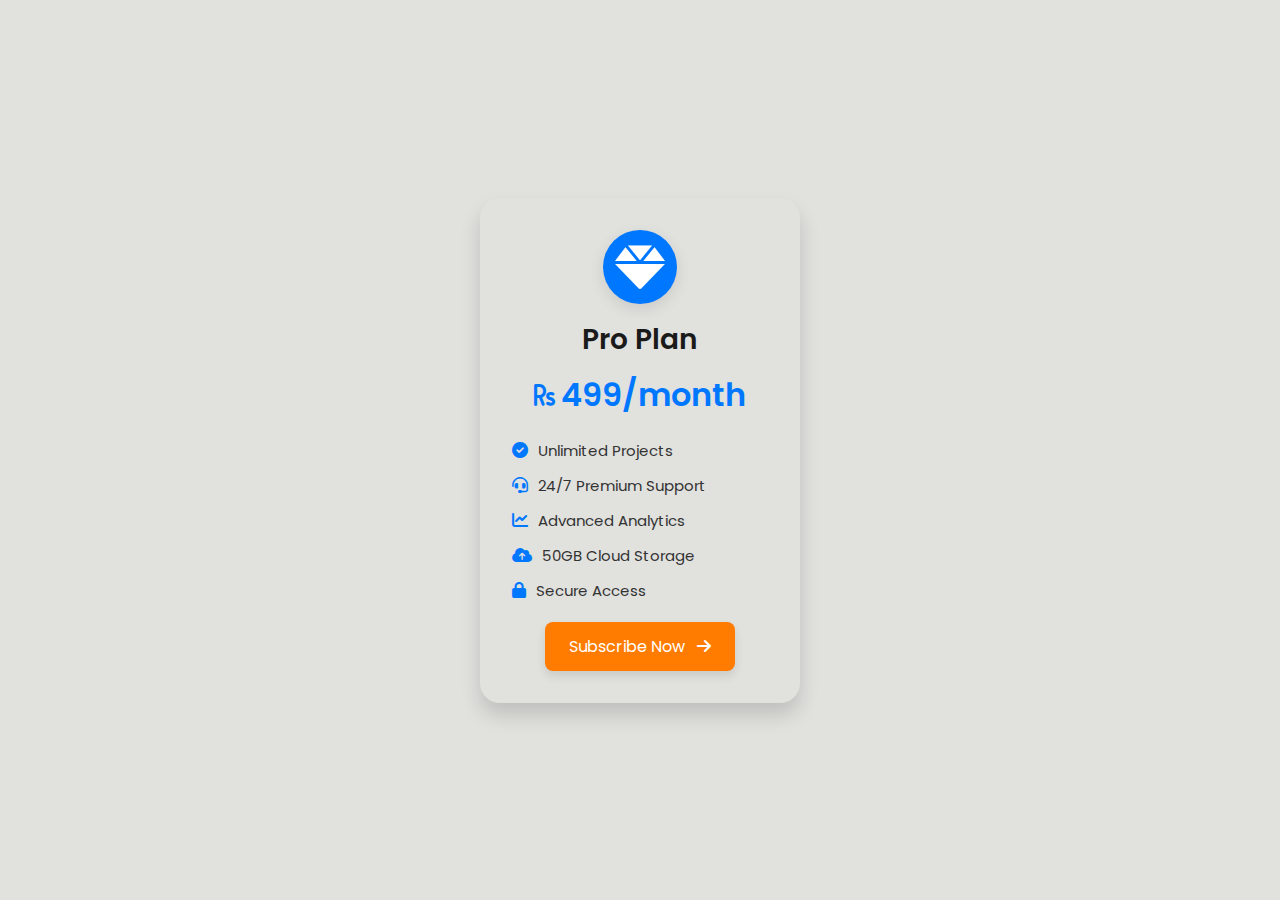
<file: pricing card /index.html>
<!DOCTYPE html>
<html lang="en">
<head>
  <meta charset="UTF-8" />
  <meta name="viewport" content="width=device-width, initial-scale=1.0"/>
  <title>Pricing Card</title>
  <link rel="stylesheet" href="https://cdnjs.cloudflare.com/ajax/libs/font-awesome/6.0.0-beta3/css/all.min.css"/>
  <link href="https://fonts.googleapis.com/css2?family=Poppins:wght@400;600&display=swap" rel="stylesheet">
  <link rel="stylesheet" href="styles.css"/>
</head>
<body>

  <div class="pricing-card">
    <div class="plan-icon">
      <i class="fas fa-gem"></i>
    </div>
    <h2 class="plan-title">Pro Plan</h2>
    <p class="price"><i class="fas fa-rupee-sign"></i>499/month</p>

    <ul class="features">
      <li><i class="fas fa-check-circle"></i> Unlimited Projects</li>
      <li><i class="fas fa-headset"></i> 24/7 Premium Support</li>
      <li><i class="fas fa-chart-line"></i> Advanced Analytics</li>
      <li><i class="fas fa-cloud-upload-alt"></i> 50GB Cloud Storage</li>
      <li><i class="fas fa-lock"></i> Secure Access</li>
    </ul>

    <button class="subscribe-btn">
      Subscribe Now <i class="fas fa-arrow-right"></i>
    </button>
  </div>

</body>
</html>
</file>
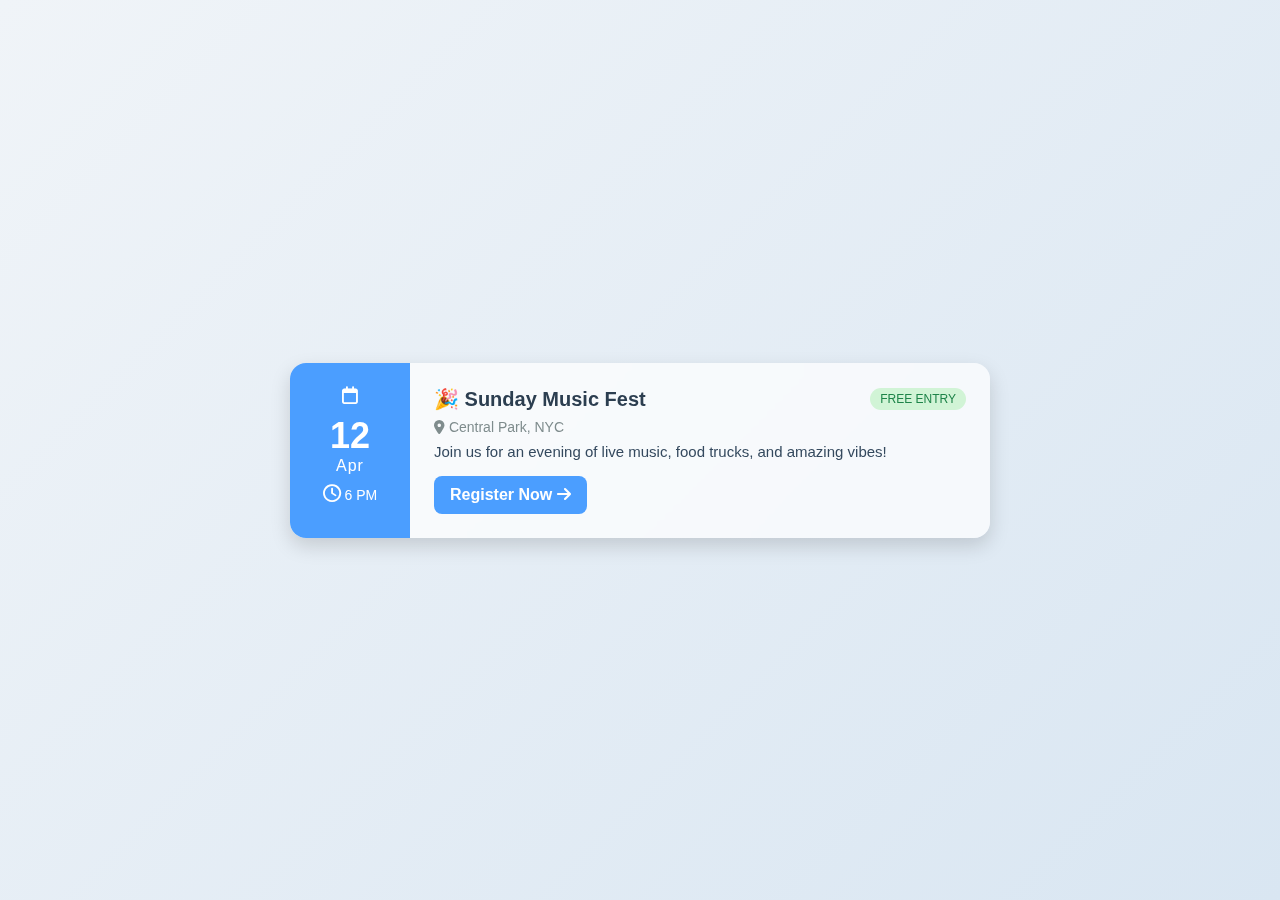
<file: event card/1/index.html>
<!DOCTYPE html>
<html lang="en">
<head>
  <meta charset="UTF-8" />
  <meta name="viewport" content="width=device-width, initial-scale=1.0"/>
  <title>Event Card</title>
  <link rel="stylesheet" href="styles.css" />
  <link rel="stylesheet" href="https://cdnjs.cloudflare.com/ajax/libs/font-awesome/6.5.0/css/all.min.css"/>
</head>
<body>

  <div class="event-card">
    <div class="event-date">
      <i class="fa-regular fa-calendar"></i>
      <p class="day">12</p>
      <p class="month">Apr</p>
      <p class="time"><i class="fa-regular fa-clock"></i> 6 PM</p>
    </div>

    <div class="event-details">
      <div class="header">
        <h2 class="title">🎉 Sunday Music Fest</h2>
        <span class="tag">Free Entry</span>
      </div>
      <p class="location"><i class="fa-solid fa-location-dot"></i> Central Park, NYC</p>
      <p class="description">
        Join us for an evening of live music, food trucks, and amazing vibes!
      </p>
      <a href="#" class="cta-btn">Register Now <i class="fa-solid fa-arrow-right"></i></a>
    </div>
  </div>

</body>
</html>
</file>
<file: pricing card /styles.css>
* {
  margin: 0;
  padding: 0;
  box-sizing: border-box;
  font-family: "Poppins", sans-serif;
}

body {
  display: flex;
  justify-content: center;
  align-items: center;
  background: #e1e1de;
  height: 100vh;
  padding: 20px;
}

.pricing-card {
  background: transparent;
  width: 320px;
  padding: 30px;
  border-radius: 20px;
  text-align: center;
  position: relative;
  box-shadow: 0 12px 20px rgba(0, 0, 0, 0.15);
  transition: transform 0.3s, box-shadow 0.3s;
  border: 2px solid transparent;
}

.pricing-card:hover {
  transform: translateY(-8px);
  box-shadow: 0 18px 35px rgba(0, 0, 0, 0.2);
}

.pricing-card::before {
  content: '';
  position: absolute;
  top: 0;
  left: 0;
  right: 0;
  height: 4px;
  background: linear-gradient(90deg, #fdfcfa, #e2ebf5);
  z-index: -1;
  opacity: 0;
  border-radius: 20px;
  transition: opacity 0.3s, height 0.5s;
}

.pricing-card:hover::before {
  opacity: 1;
  height: 100%;
  transition: height 1s ease-in-out;
}

.plan-icon i {
  font-size: 50px;
  color: #fff;
  margin-bottom: 15px;
  background: #0077ff;
  padding: 12px;
  border-radius: 50%;
  box-shadow: 0 5px 15px rgba(0, 0, 0, 0.1);
}

.plan-title {
  font-size: 28px;
  color: #1a1a1a;
  margin-bottom: 10px;
  font-weight: 600;
}

.price {
  font-size: 32px;
  color: #0077ff;
  margin-bottom: 20px;
  font-weight: 600;
  display: flex;
  align-items: center;
  justify-content: center;
}

.price i {
  font-size: 24px;
  margin-right: 6px;
}

.features {
  list-style: none;
  text-align: left;
  margin: 20px 0;
  padding: 0;
}

.features li {
  margin-bottom: 12px;
  font-size: 15px;
  color: #333;
  display: flex;
  align-items: center;
}

.features i {
  color: #0077ff;
  margin-right: 10px;
  font-size: 16px;
}

.subscribe-btn {
  background-color: #ff7c00;
  color: rgb(255, 255, 255);
  border: none;
  padding: 12px 24px;
  border-radius: 8px;
  font-size: 16px;
  cursor: pointer;
  transition: background 0.3s ease;
  box-shadow: 0 5px 10px rgba(0, 0, 0, 0.1);
}

.subscribe-btn i {
  margin-left: 8px;
}

.subscribe-btn:hover {
  background-color: #2f0cdd;
  box-shadow: 0 10px 20px rgba(0, 0, 0, 0.2);
}
</file>
<file: event card/1/styles.css>
* {
  margin: 0;
  padding: 0;
  box-sizing: border-box;
  font-family: "Segoe UI", sans-serif;
}

body {
  background: linear-gradient(135deg, #f0f4f8, #d9e6f2);
  display: flex;
  justify-content: center;
  align-items: center;
  min-height: 100vh;
  padding: 20px;
}

.event-card {
  display: flex;
  background: rgba(255, 255, 255, 0.7);
  backdrop-filter: blur(8px);
  box-shadow: 0 8px 20px rgba(0, 0, 0, 0.15);
  border-radius: 16px;
  overflow: hidden;
  max-width: 700px;
  width: 100%;
  transition: 0.3s ease;
}

.event-card:hover {
  transform: translateY(-4px);
}

.event-date {
  background-color: #4b9eff;
  color: white;
  padding: 24px;
  text-align: center;
  display: flex;
  flex-direction: column;
  justify-content: center;
  min-width: 120px;
}

.event-date i {
  font-size: 18px;
  margin-bottom: 10px;
}

.event-date .day {
  font-size: 36px;
  font-weight: bold;
}

.event-date .month {
  font-size: 16px;
  letter-spacing: 1px;
}

.event-date .time {
  margin-top: 10px;
  font-size: 14px;
}

.event-details {
  padding: 24px;
  flex: 1;
}

.header {
  display: flex;
  justify-content: space-between;
  align-items: center;
}

.title {
  font-size: 20px;
  color: #2c3e50;
}

.tag {
  background: #d1f4d6;
  color: #1e8449;
  font-size: 12px;
  padding: 4px 10px;
  border-radius: 20px;
  text-transform: uppercase;
}

.location {
  margin: 8px 0;
  color: #7f8c8d;
  font-size: 14px;
}

.description {
  color: #34495e;
  font-size: 15px;
  margin-bottom: 16px;
}

.cta-btn {
  background-color: #4b9eff;
  color: white;
  text-decoration: none;
  padding: 10px 16px;
  border-radius: 8px;
  font-weight: bold;
  display: inline-block;
  transition: 0.3s ease;
}

.cta-btn:hover {
  background-color: #2179e3;
}
</file>
